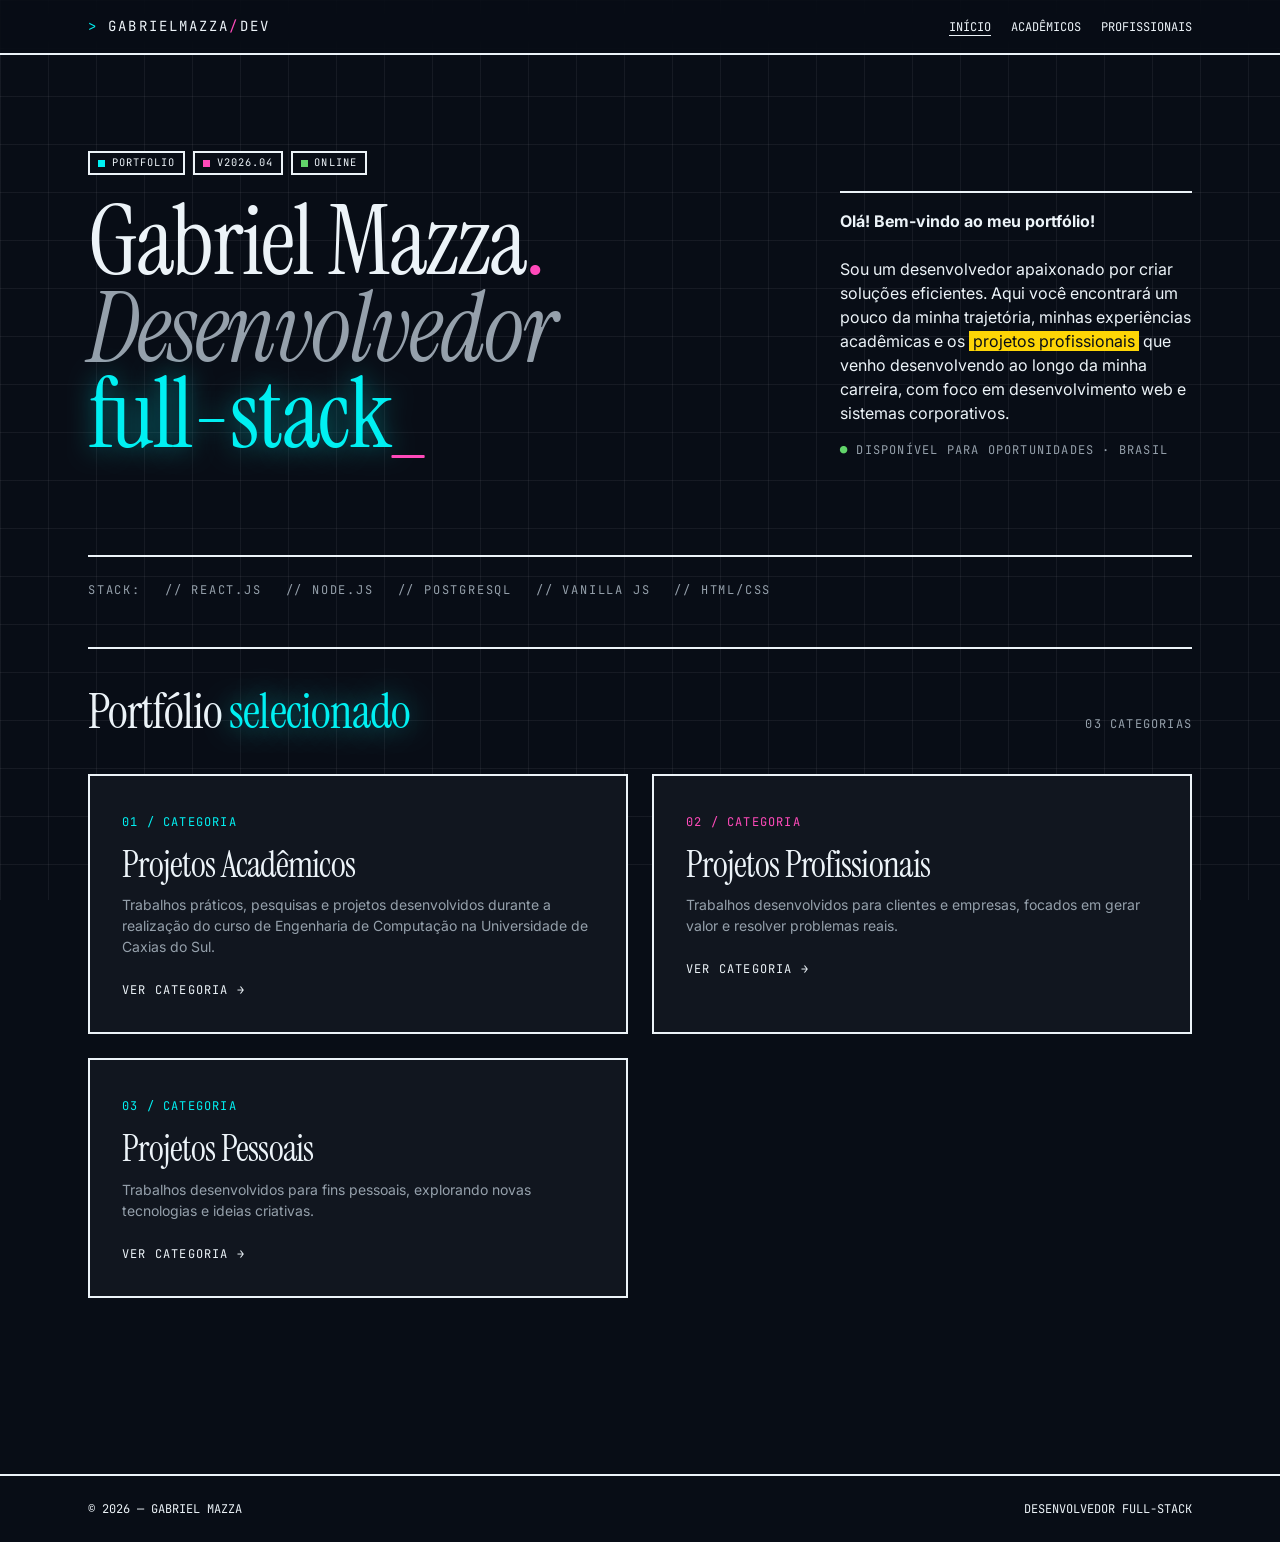
<file: index.html>
<!DOCTYPE html>
<html lang="pt-BR">
<head>
    <meta charset="UTF-8">
    <meta name="viewport" content="width=device-width, initial-scale=1.0">
    <title>Gabriel Mazza — Portfólio de Desenvolvedor</title>
    <meta name="description" content="Portfolio editorial com projetos acadêmicos e profissionais (sites e CRMs)." />
    <link rel="stylesheet" href="css/style.css">
</head>
<body>
    <!-- O componente Header será injetado aqui -->
    <div id="header-component"></div>

    <main class="container">
        <!-- Hero (Sua Bio Antiga Transformada) -->
        <section class="hero">
            <div class="left">
                <div style="display:flex;flex-wrap:wrap;gap:.5rem;">
                    <span class="chip">Portfolio</span>
                    <span class="chip chip-accent">v2026.04</span>
                    <span class="chip chip-success">online</span>
                </div>
                <h1>
                    Gabriel Mazza<span class="text-accent">.</span><br />
                    <em class="text-muted">Desenvolvedor</em><br />
                    <span class="text-glow-primary">full-stack</span><span class="text-accent">_</span>
                </h1>
            </div>
            <div class="right">
                <div class="editorial-rule" style="padding-top:1rem;">
                    <p>
                        <strong>Olá! Bem-vindo ao meu portfólio!</strong><br><br>
                        Sou um desenvolvedor apaixonado por criar soluções eficientes. Aqui você encontrará um pouco da minha trajetória, minhas experiências acadêmicas e os <span class="marker">projetos profissionais</span> que venho desenvolvendo ao longo da minha carreira, com foco em desenvolvimento web e sistemas corporativos.
                    </p>
                    <p class="font-mono uppercase text-muted mt-4">
                        <span style="color:var(--success)">●</span>
                        Disponível para oportunidades · Brasil
                    </p>
                </div>
            </div>
        </section>

        <!-- Stack strip -->
        <section class="editorial-rule" style="padding-top:1.5rem;padding-bottom:.5rem;">
            <div class="stack-strip">
                <span>Stack:</span>
                <span>// React.js</span>
                <span>// Node.js</span>
                <span>// PostgreSQL</span>
                <span>// Vanilla JS</span>
                <span>// HTML/CSS</span>
            </div>
        </section>

        <!-- Categorias -->
        <section class="editorial-rule mt-10" style="padding-top:2.5rem;padding-bottom:5rem;">
            <div class="section-title">
                <h2>Portfólio <em class="text-glow-primary" style="font-style:normal">selecionado</em></h2>
                <span id="home-categories-count" class="font-mono uppercase text-muted">Carregando...</span>
            </div>

            <div id="home-categories-grid" class="cards-grid two">
                <!-- As categorias do data.json serão renderizadas aqui pelo JavaScript -->
            </div>
        </section>
    </main>

    <!-- O componente Footer será injetado aqui -->
    <div id="footer-component"></div>

    <!-- Inicializa a aplicação JS Modular -->
    <script type="module" src="js/app.js"></script>
</body>
</html>
</file>
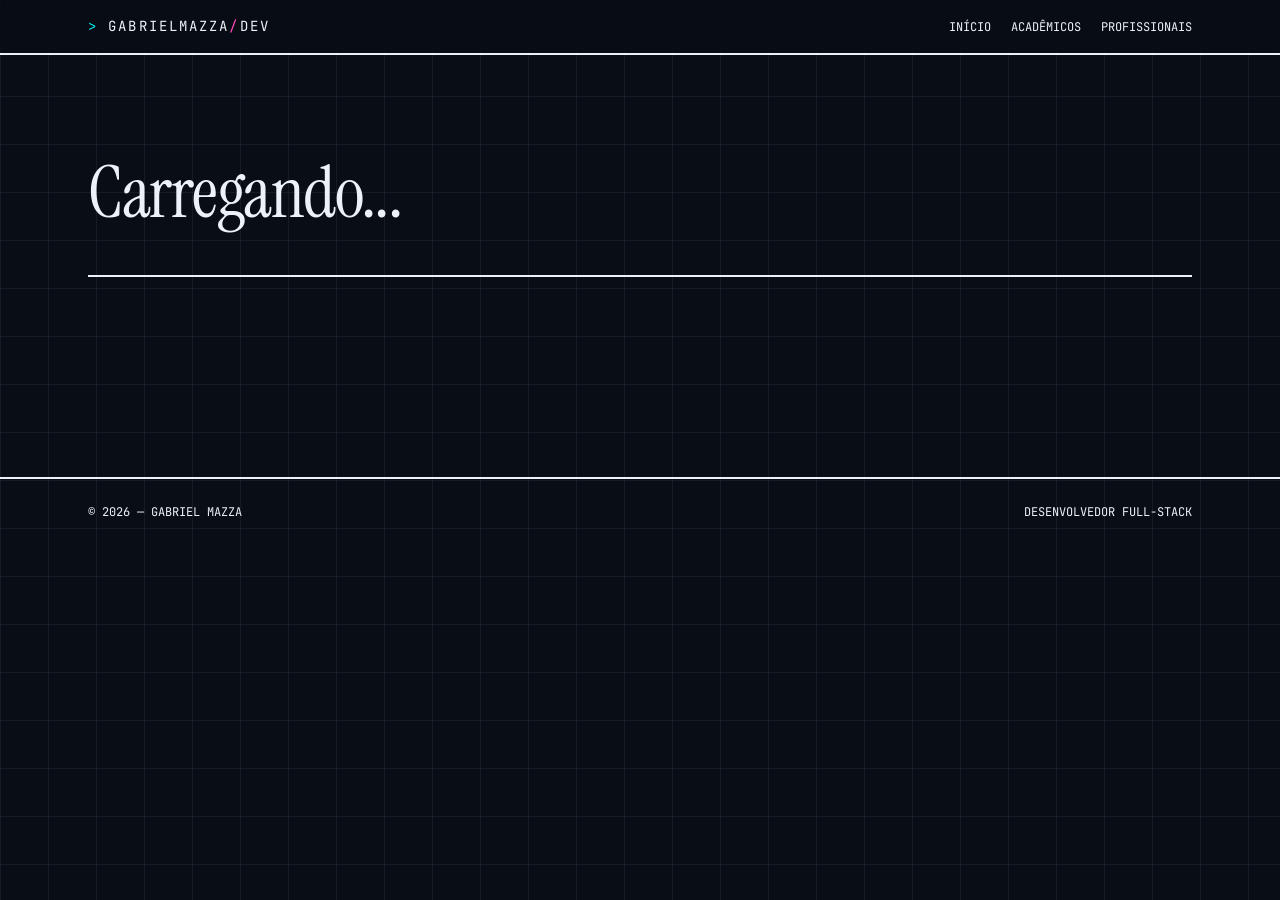
<file: categoria.html>
<!DOCTYPE html>
<html lang="pt-BR">
<head>
    <meta charset="UTF-8">
    <meta name="viewport" content="width=device-width, initial-scale=1.0">
    <title>Carregando... - Gabriel Mazza</title>
    <link rel="stylesheet" href="css/style.css">
</head>
<body>
    <!-- Componente Header -->
    <div id="header-component"></div>

    <main class="container py-section page-intro">
        <!-- Navegação Injetada via JS -->
        <nav id="breadcrumbs" class="breadcrumbs" aria-label="Breadcrumb"></nav>
        <div id="back-top" class="mt-6"></div>

        <!-- Os Titulos vem do data.json pelo ID passado na barra de Endereçamento do navegador  -->
        <p id="categoria-kicker" class="kicker"></p>
        <h1 id="categoria-titulo">Carregando...</h1>
        <p id="categoria-descricao" class="lead"></p>
        
        <!-- Aqui os sub-blocos e Projetos Serão inseridos dinamicamente pelo script.js-->
        <div id="projetos-container" class="editorial-rule mt-12" style="padding-top:2.5rem;">
           <!-- Subcategorias Serão Renderizadas Aqui Pelo Script-->
        </div>
    </main>

    <!-- Componente Footer -->
    <div id="footer-component"></div>

    <!-- Inicializa Módulos -->
    <script type="module" src="js/app.js"></script>
</body>
</html>
</file>
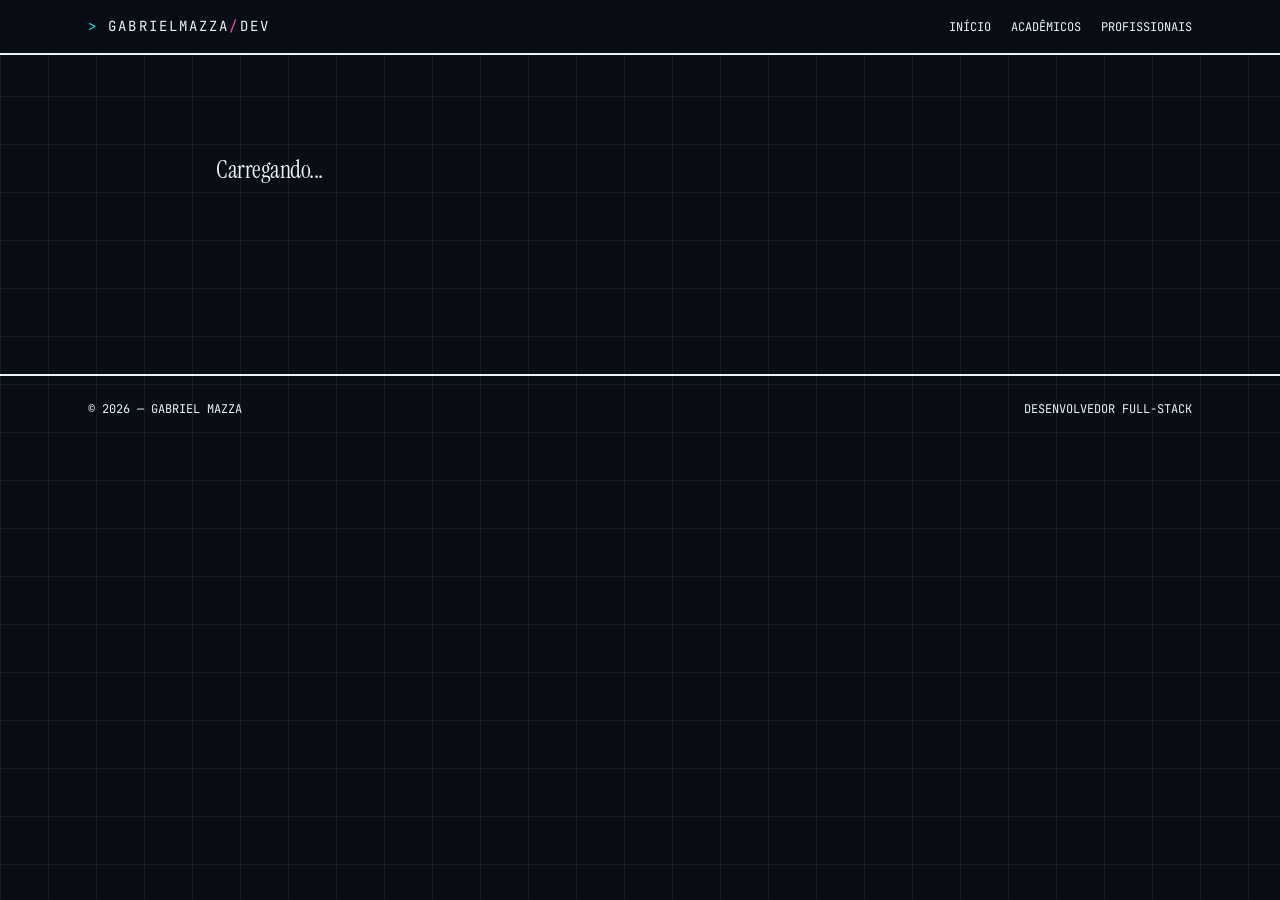
<file: projeto.html>
<!DOCTYPE html>
<html lang="pt-BR">
<head>
    <meta charset="UTF-8">
    <meta name="viewport" content="width=device-width, initial-scale=1.0">
    <title>Carregando Projeto... - Gabriel Mazza</title>
    <link rel="stylesheet" href="css/style.css">
</head>
<body>
    <!-- Componente Header -->
    <div id="header-component"></div>

    <main class="container-sm py-section detail">
        <nav id="breadcrumbs" class="breadcrumbs" aria-label="Breadcrumb"></nav>
        <div id="back-top" class="mt-6"></div>
        <div id="title-block" class="mt-10">
            <h2 id="projeto-titulo">Carregando...</h2>
            
            <div id="projeto-conteudo" class="bio-content" style="margin-top: 2rem;">
              <!-- O Conteudo Do Projeto Será Renderizado Aqui Pelo Script -->
            </div>
        </div>
    </main>

    <!-- Componente Footer -->
    <div id="footer-component"></div>

    <!-- Inicializa Módulos -->
    <script type="module" src="js/app.js"></script>
</body>
</html>
</file>
<file: css/style.css>
/* :root {
    --primary-color: #1e293b;
    --secondary-color: #334155;
    --accent-color: #3b82f6;
    --text-color: #334155;
    --bg-color: #f8fafc;
    --card-bg: #ffffff;
}

* {
    box-sizing: border-box;
    margin: 0;
    padding: 0;
}

body {
    font-family: 'Segoe UI', Tahoma, Geneva, Verdana, sans-serif;
    line-height: 1.6;
    color: var(--text-color);
    background-color: var(--bg-color);
}

.container {
    max-width: 1000px;
    margin: 0 auto;
    padding: 0 20px;
}

header {
    background-color: var(--primary-color);
    color: #fff;
    padding: 2rem 0;
    text-align: center;
}

header h1 {
    font-size: 2.5rem;
    margin-bottom: 1rem;
}

nav a {
    color: #cbd5e1;
    text-decoration: none;
    margin: 0 15px;
    font-weight: 500;
    transition: color 0.3s;
}

nav a:hover {
    color: var(--accent-color);
}

main {
    padding: 3rem 0;
}

section {
    margin-bottom: 4rem;
}

h2 {
    color: var(--primary-color);
    font-size: 2rem;
    border-bottom: 3px solid var(--accent-color);
    display: inline-block;
    padding-bottom: 0.5rem;
    margin-bottom: 1.5rem;
}

h3 {
    color: var(--secondary-color);
    font-size: 1.5rem;
    margin: 2rem 0 1rem;
}

.bio-content p {
    margin-bottom: 1rem;
    font-size: 1.1rem;
}

.sub-categoria {
    background-color: #e2e8f0;
    padding: 1.5rem;
    border-radius: 8px;
    margin-bottom: 2rem;
}

.sub-categoria h3 {
    margin-top: 0;
}

.projetos-grid {
    display: grid;
    grid-template-columns: repeat(auto-fit, minmax(300px, 1fr));
    gap: 1.5rem;
    margin-top: 1.5rem;
}

.projeto-card {
    background-color: var(--card-bg);
    padding: 1.5rem;
    border-radius: 8px;
    box-shadow: 0 4px 6px -1px rgba(0, 0, 0, 0.1);
    transition: transform 0.3s ease;
}

.projeto-card:hover {
    transform: translateY(-5px);
}

.projeto-card h3, 
.projeto-card h4 {
    margin-top: 0;
    margin-bottom: 0.5rem;
    color: var(--primary-color);
}

.projeto-card p {
    margin-bottom: 1.5rem;
    font-size: 0.95rem;
}

.btn {
    display: inline-block;
    padding: 0.5rem 1rem;
    background-color: var(--accent-color);
    color: #fff;
    text-decoration: none;
    border-radius: 4px;
    font-size: 0.9rem;
    transition: background-color 0.3s;
}

.btn:hover {
    background-color: #2563eb;
}

footer {
    background-color: var(--primary-color);
    color: #cbd5e1;
    text-align: center;
    padding: 1.5rem 0;
    margin-top: 2rem;
} */

/* ===========================================================
   Portfolio — Vanilla (Dark Tech Brutalist / Editorial)
   =========================================================== */

@import url("https://fonts.googleapis.com/css2?family=Inter:wght@400;500;700&family=Instrument+Serif:ital@0;1&family=JetBrains+Mono:wght@400;500&display=swap");

:root {
  --background: oklch(0.16 0.02 260);
  --foreground: oklch(0.96 0.01 240);
  --card: oklch(0.20 0.02 260);
  --muted: oklch(0.24 0.03 265);
  --muted-foreground: oklch(0.70 0.02 250);
  --primary: oklch(0.85 0.18 195);            /* cyan */
  --primary-foreground: oklch(0.16 0.02 260);
  --accent: oklch(0.72 0.25 350);              /* magenta */
  --highlight: oklch(0.88 0.18 95);            /* yellow */
  --highlight-foreground: oklch(0.16 0.02 260);
  --success: oklch(0.78 0.18 145);             /* lime */
  --border: oklch(0.96 0.01 240);

  --font-serif: "Instrument Serif", Georgia, serif;
  --font-sans: "Inter", system-ui, sans-serif;
  --font-mono: "JetBrains Mono", ui-monospace, monospace;
}

* { box-sizing: border-box; margin: 0; padding: 0; }

html, body { height: 100%; }

body {
  background-color: var(--background);
  color: var(--foreground);
  font-family: var(--font-sans);
  -webkit-font-smoothing: antialiased;
  background-image:
    linear-gradient(to right, color-mix(in oklab, var(--foreground) 6%, transparent) 1px, transparent 1px),
    linear-gradient(to bottom, color-mix(in oklab, var(--foreground) 6%, transparent) 1px, transparent 1px);
  background-size: 48px 48px;
  background-attachment: fixed;
  line-height: 1.5;
}

a { color: inherit; text-decoration: none; }

h1, h2, h3 {
  font-family: var(--font-serif);
  font-weight: 400;
  letter-spacing: -0.02em;
  line-height: 0.95;
}

em { font-style: italic; }

img { max-width: 100%; display: block; }

/* ---------- Layout helpers ---------- */
.container { max-width: 72rem; margin: 0 auto; padding: 0 1.5rem; }
.container-sm { max-width: 56rem; margin: 0 auto; padding: 0 1.5rem; }
.py-section { padding-top: 2.5rem; padding-bottom: 2.5rem; }
@media (min-width: 768px) { .py-section { padding-top: 4rem; padding-bottom: 4rem; } }

.mt-2 { margin-top: 0.5rem; } .mt-3 { margin-top: 0.75rem; }
.mt-4 { margin-top: 1rem; }   .mt-5 { margin-top: 1.25rem; }
.mt-6 { margin-top: 1.5rem; } .mt-8 { margin-top: 2rem; }
.mt-10 { margin-top: 2.5rem; } .mt-12 { margin-top: 3rem; }
.mt-16 { margin-top: 4rem; }

.text-muted { color: var(--muted-foreground); }
.text-primary { color: var(--primary); }
.text-accent  { color: var(--accent); }

.font-mono { font-family: var(--font-mono); }
.font-serif { font-family: var(--font-serif); }

.uppercase { text-transform: uppercase; letter-spacing: 0.1em; font-size: 0.75rem; }

/* ---------- Header / Footer ---------- */
.site-header {
  border-bottom: 2px solid var(--foreground);
  background: color-mix(in oklab, var(--background) 80%, transparent);
  backdrop-filter: blur(8px);
}
.site-header .inner {
  display: flex; align-items: center; justify-content: space-between;
  max-width: 72rem; margin: 0 auto; padding: 1rem 1.5rem;
}
.logo {
  font-family: var(--font-mono);
  font-size: 0.875rem;
  text-transform: uppercase;
  letter-spacing: 0.15em;
}
.logo .gt { color: var(--primary); }
.logo .sl { color: var(--accent); }

.site-nav { display: flex; gap: 1.25rem; font-family: var(--font-mono); font-size: 0.75rem; text-transform: uppercase; }
.site-nav a.active { text-decoration: underline; text-underline-offset: 4px; }

.site-footer {
  margin-top: 6rem;
  border-top: 2px solid var(--foreground);
}
.site-footer .inner {
  display: flex; flex-direction: column; gap: 0.5rem;
  max-width: 72rem; margin: 0 auto; padding: 1.5rem;
  font-family: var(--font-mono); font-size: 0.75rem; text-transform: uppercase;
}
@media (min-width: 640px) {
  .site-footer .inner { flex-direction: row; align-items: center; justify-content: space-between; }
}

/* ---------- Brutalist box ---------- */
.brutal-box {
  border: 2px solid var(--foreground);
  background: var(--card);
  padding: 1.5rem;
  display: block;
  transition: transform 120ms ease, box-shadow 120ms ease, background-color 120ms ease;
}
.brutal-box:hover { transform: translate(-3px, -3px); box-shadow: 6px 6px 0 0 var(--primary); }
.brutal-box.brutal-accent:hover { box-shadow: 6px 6px 0 0 var(--accent); }
.brutal-box.brutal-highlight:hover { box-shadow: 6px 6px 0 0 var(--highlight); }
.brutal-box.p-8 { padding: 2rem; }

/* ---------- Editorial rule ---------- */
.editorial-rule { border-top: 2px solid var(--foreground); }

/* ---------- Marker / glow ---------- */
.marker { background: var(--highlight); color: var(--highlight-foreground); padding: 0 0.25em; }
.text-glow-primary {
  color: var(--primary);
  text-shadow: 0 0 24px color-mix(in oklab, var(--primary) 50%, transparent);
}

/* ---------- Chips ---------- */
.chip {
  display: inline-flex; align-items: center; gap: 0.4rem;
  border: 2px solid var(--foreground); background: var(--background);
  padding: 0.15rem 0.5rem;
  font-family: var(--font-mono); font-size: 0.65rem;
  text-transform: uppercase; letter-spacing: 0.1em;
}
.chip::before { content: ""; width: 0.45rem; height: 0.45rem; background: var(--primary); }
.chip.chip-accent::before    { background: var(--accent); }
.chip.chip-highlight::before { background: var(--highlight); }
.chip.chip-success::before   { background: var(--success); }

/* ---------- Breadcrumbs ---------- */
.breadcrumbs ol {
  list-style: none; display: flex; flex-wrap: wrap; align-items: center;
  gap: 0.25rem 0.5rem;
  font-family: var(--font-mono); font-size: 0.75rem;
  text-transform: uppercase; letter-spacing: 0.15em;
  color: var(--muted-foreground);
}
.breadcrumbs li.current { color: var(--foreground); }
.breadcrumbs a:hover { text-decoration: underline; text-underline-offset: 4px; }
.breadcrumbs .sep { color: var(--muted-foreground); }

/* ---------- Back link button ---------- */
.back-link {
  display: inline-flex; align-items: center; gap: 0.5rem;
  border: 2px solid var(--foreground); background: var(--background);
  padding: 0.375rem 0.75rem;
  font-family: var(--font-mono); font-size: 0.75rem;
  text-transform: uppercase; letter-spacing: 0.15em;
  transition: transform 120ms ease;
}
.back-link:hover { transform: translateX(-4px); }

/* ---------- Hero ---------- */
.hero {
  display: grid; grid-template-columns: repeat(12, 1fr); gap: 1.5rem;
  padding: 4rem 0;
}
@media (min-width: 768px) { .hero { padding: 6rem 0; } }
.hero .left  { grid-column: span 12; }
.hero .right { grid-column: span 12; display: flex; flex-direction: column; justify-content: flex-end; }
@media (min-width: 768px) {
  .hero .left  { grid-column: span 8; }
  .hero .right { grid-column: span 4; }
}
.hero h1 {
  font-size: clamp(3rem, 8vw, 6rem);
  margin-top: 1.5rem;
  line-height: 0.9;
}

/* ---------- Stack strip ---------- */
.stack-strip {
  display: flex; flex-wrap: wrap; gap: 0.5rem 1.5rem;
  font-family: var(--font-mono); font-size: 0.75rem;
  text-transform: uppercase; letter-spacing: 0.15em;
  color: var(--muted-foreground);
}

/* ---------- Section title ---------- */
.section-title {
  display: flex; align-items: baseline; justify-content: space-between;
}
.section-title h2 { font-size: clamp(2rem, 4vw, 3rem); }

/* ---------- Grid of cards ---------- */
.cards-grid {
  display: grid; grid-template-columns: 1fr; gap: 1.5rem;
  margin-top: 2.5rem;
}
@media (min-width: 768px) { .cards-grid { grid-template-columns: repeat(2, 1fr); } }
@media (min-width: 1024px) { .cards-grid.three { grid-template-columns: repeat(3, 1fr); } }
.cards-grid.two { grid-template-columns: 1fr; }
@media (min-width: 768px) { .cards-grid.two { grid-template-columns: repeat(2, 1fr); } }

/* ---------- Project card ---------- */
.project-card .meta {
  display: flex; align-items: baseline; justify-content: space-between;
  font-family: var(--font-mono); font-size: 0.75rem;
  text-transform: uppercase; letter-spacing: 0.1em;
}
.project-card .meta .num { color: var(--primary); }
.project-card .meta .year { color: var(--muted-foreground); }
.project-card h3 { font-size: 1.875rem; margin-top: 0.75rem; line-height: 1.1; }
.project-card .desc { color: var(--muted-foreground); margin-top: 0.75rem; font-size: 0.875rem; }
.project-card .tags { display: flex; flex-wrap: wrap; gap: 0.5rem; margin-top: 1.25rem; }
.project-card .read-more { display: block; margin-top: 1.25rem; font-family: var(--font-mono); font-size: 0.75rem; text-transform: uppercase; color: var(--primary); }

/* ---------- Page intro ---------- */
.page-intro p.kicker {
  font-family: var(--font-mono); font-size: 0.75rem; text-transform: uppercase;
  letter-spacing: 0.15em; color: var(--muted-foreground); margin-top: 2.5rem;
}
.page-intro h1 { font-size: clamp(2.5rem, 7vw, 4.5rem); margin-top: 0.5rem; }
.page-intro .lead { margin-top: 1.5rem; max-width: 42rem; font-size: 1.125rem; color: var(--muted-foreground); }

/* ---------- Project detail ---------- */
.detail h1 { font-size: clamp(2.5rem, 7vw, 4.5rem); margin-top: 1rem; line-height: 1; }
.detail .meta-row {
  display: flex; align-items: baseline; justify-content: space-between;
  font-family: var(--font-mono); font-size: 0.75rem;
  text-transform: uppercase; letter-spacing: 0.1em; color: var(--muted-foreground);
  margin-top: 2.5rem;
}
.detail .lede { font-size: 1.25rem; line-height: 1.6; }
.detail .info-grid {
  display: grid; grid-template-columns: 1fr; gap: 1.5rem; margin-top: 2.5rem;
}
@media (min-width: 768px) { .detail .info-grid { grid-template-columns: repeat(3, 1fr); } }
.detail .info-grid h4 {
  font-family: var(--font-mono); font-size: 0.75rem; text-transform: uppercase;
  letter-spacing: 0.15em; color: var(--muted-foreground); font-weight: 500;
}
.detail .info-grid ul { list-style: none; margin-top: 0.5rem; }
.detail .info-grid ul li { font-family: var(--font-serif); font-style: italic; font-size: 1.125rem; }
.detail .info-grid a { text-decoration: underline; text-underline-offset: 4px; }
.detail .image-box {
  margin-top: 4rem;
  aspect-ratio: 16 / 9;
  display: flex; align-items: center; justify-content: center;
}
.detail .nav-row {
  margin-top: 3rem; padding-top: 1.5rem;
  border-top: 2px solid var(--foreground);
  display: flex; justify-content: space-between; align-items: center;
}
.detail .nav-row a.right {
  font-family: var(--font-mono); font-size: 0.75rem; text-transform: uppercase;
  text-decoration: underline; text-underline-offset: 4px;
}
</file>
